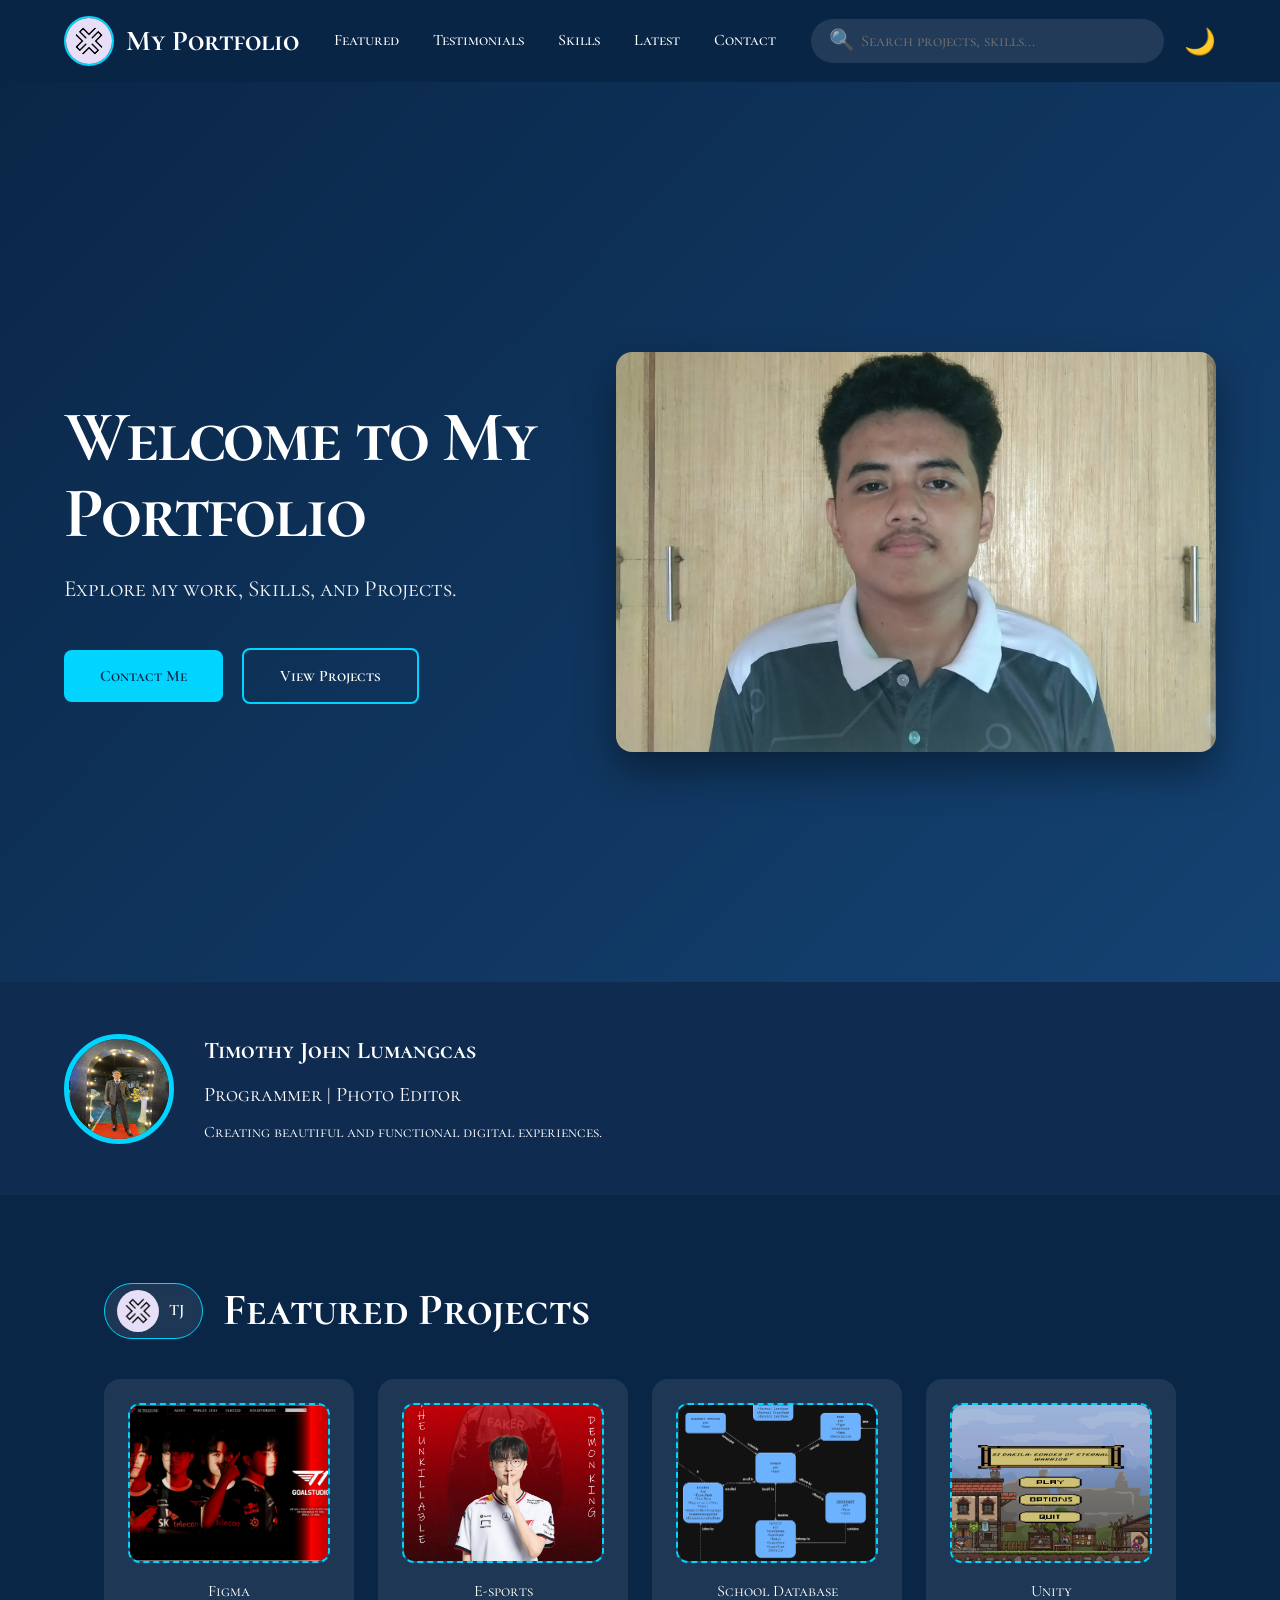
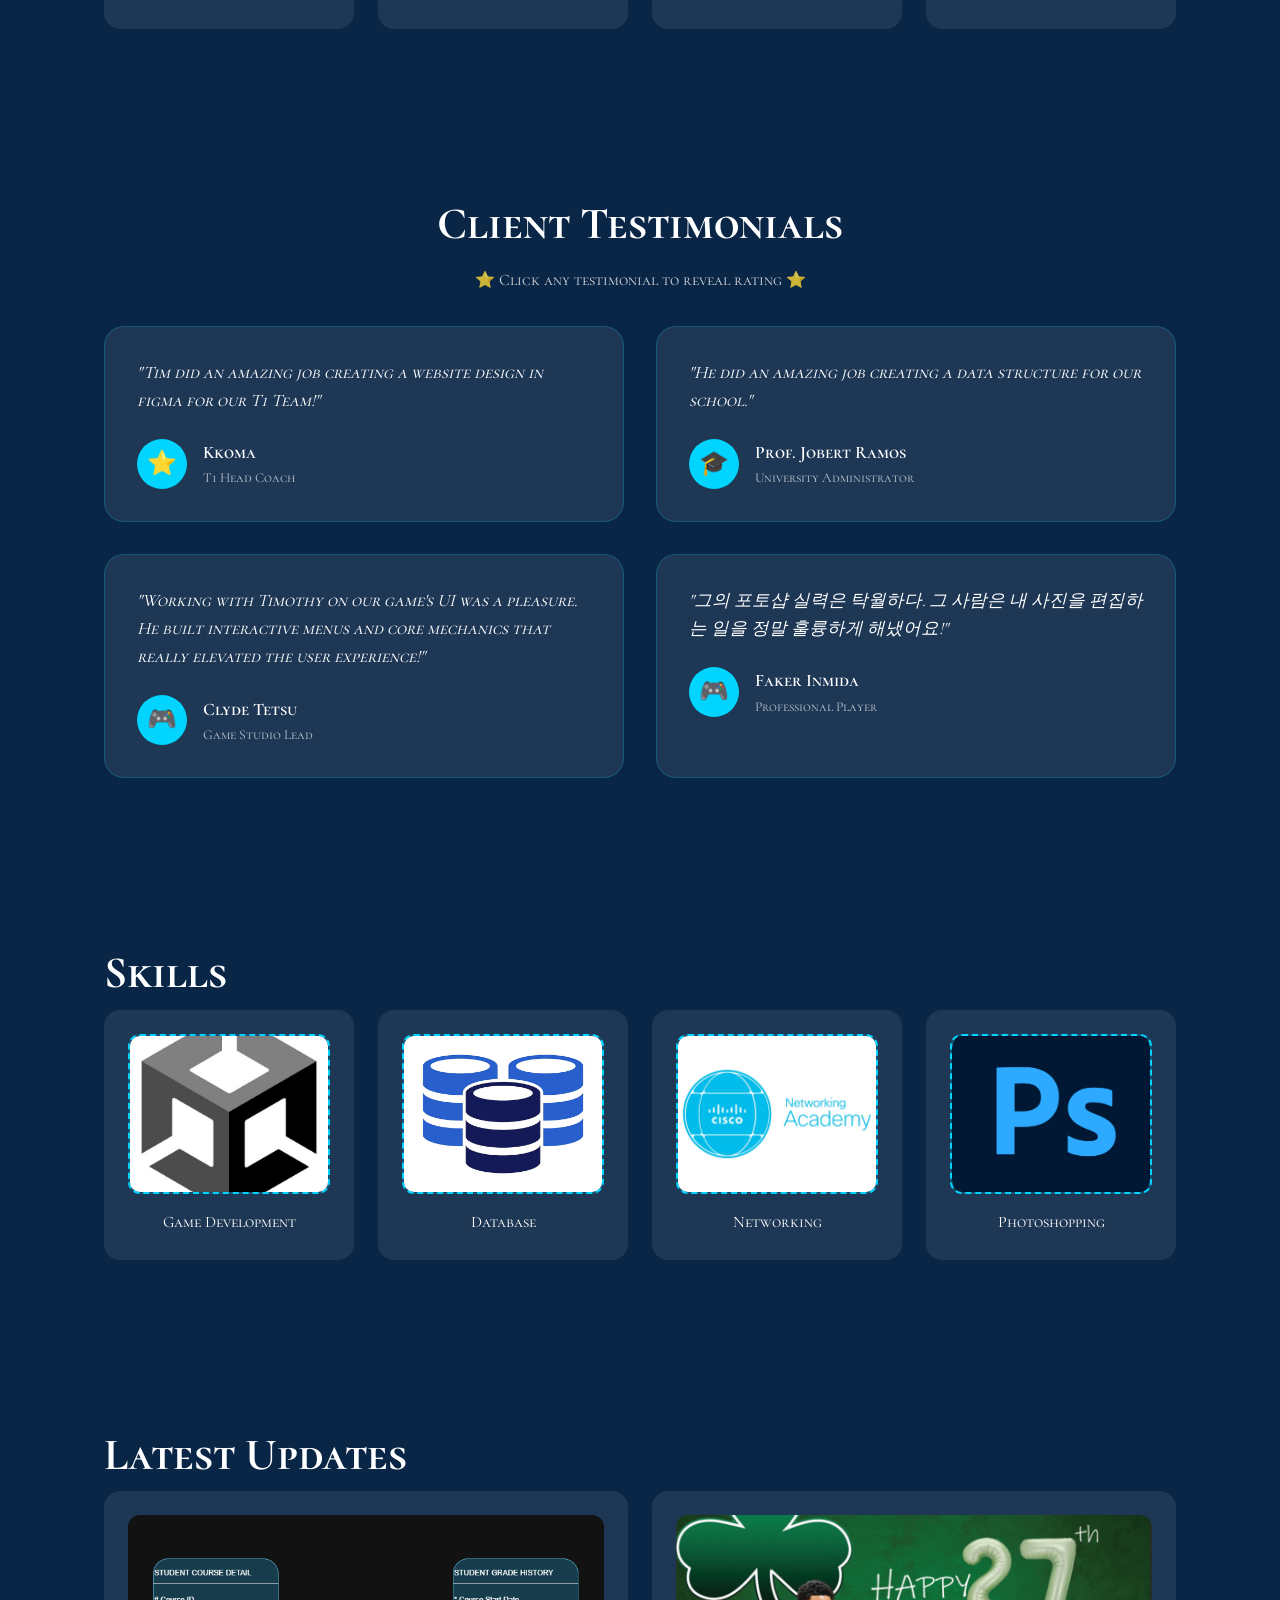
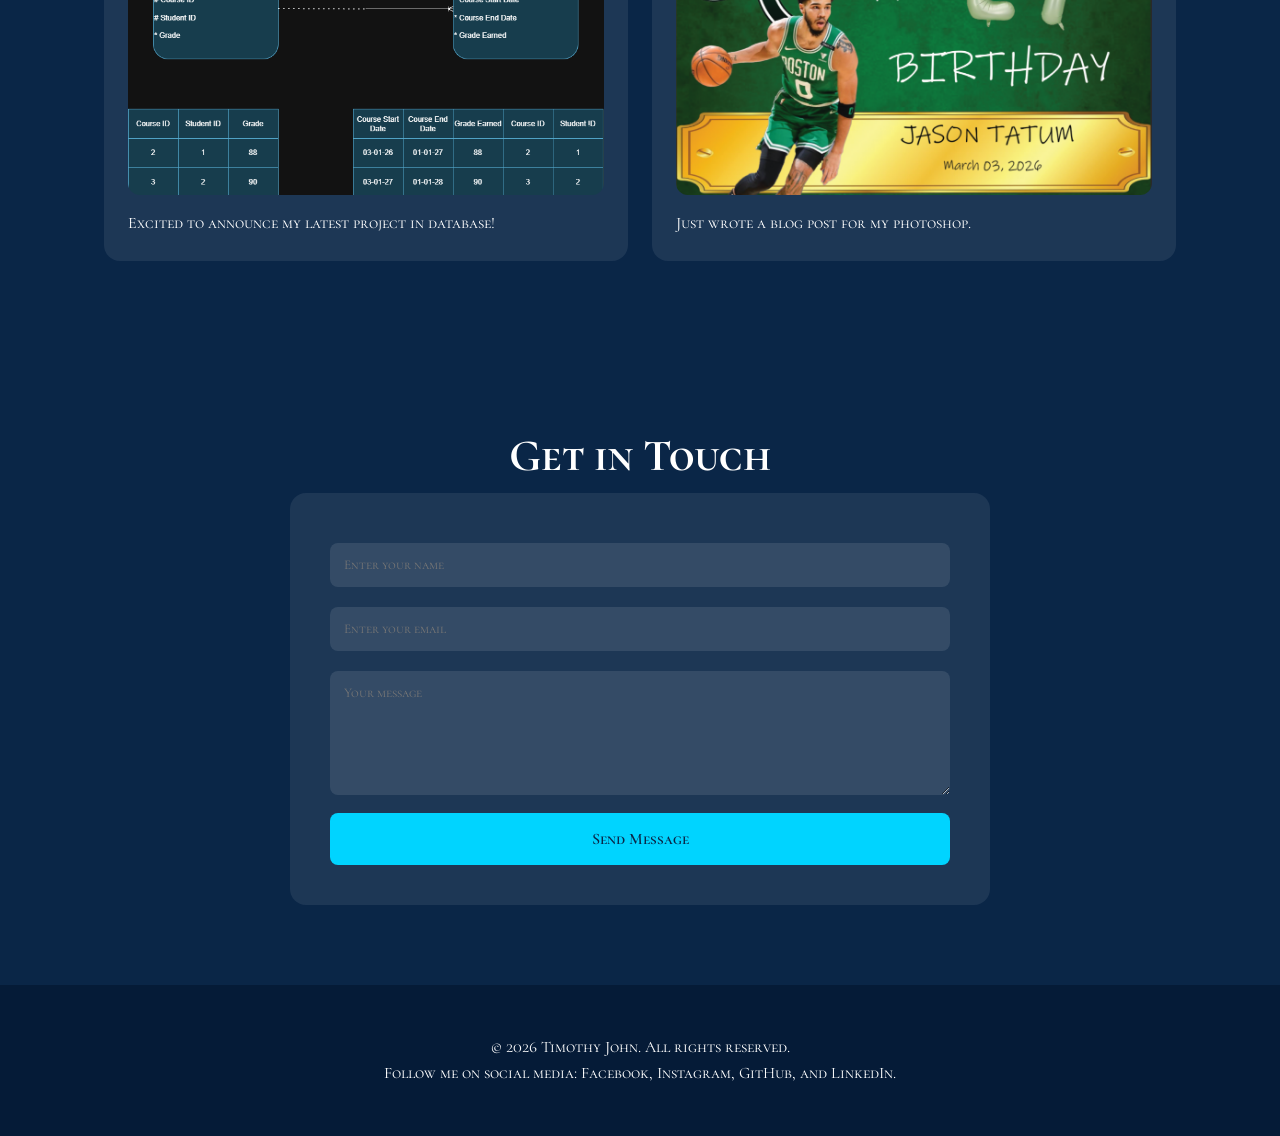
<file: index.html>
<!-- index.html - Main entry point that assembles all components -->
<!DOCTYPE html>
<html lang="en">
<head>
    <meta charset="UTF-8">
    <meta name="viewport" content="width=device-width, initial-scale=1.0">
    <title>Timothy John Lumangcas | Portfolio</title>
    <link href="https://fonts.googleapis.com/css2?family=Cormorant+SC:wght@400;500;600;700&display=swap" rel="stylesheet">
    <link rel="stylesheet" href="style.css">
</head>
<body>
    <!-- Navigation Component -->
    <div id="nav-placeholder"></div>

    <!-- Main Content Body -->
    <div id="body-placeholder"></div>

    <!-- Footer Component -->
    <div id="footer-placeholder"></div>

    <!-- JavaScript for loading components and interactivity -->
    <script src="script.js"></script>
    <script>
        // Load HTML components
        fetch('nav.html')
            .then(response => response.text())
            .then(data => document.getElementById('nav-placeholder').innerHTML = data);
        
        fetch('body.html')
            .then(response => response.text())
            .then(data => document.getElementById('body-placeholder').innerHTML = data);
        
        fetch('footer.html')
            .then(response => response.text())
            .then(data => document.getElementById('footer-placeholder').innerHTML = data);
    </script>
</body>
</html>
</file>
<file: style.css>
:root {
    --bg: #0A2647;
    --accent: #00D4FF;
    --card: rgba(255,255,255,0.08);
    --text: #fff;
    --profile-bg: #0F2B4F;
    --footer-bg: #051B37;
}

.light-mode {
    --bg: #7CB9E8;
    --accent: #005A9C;
    --card: rgba(255,255,255,0.85);
    --text: #0A1C2F;
    --profile-bg: #9AC5E4;
    --footer-bg: #6AA9D0;
}

* { margin: 0; padding: 0; box-sizing: border-box; }

body {
    font-family: 'Cormorant SC', serif;
    background: var(--bg);
    color: var(--text);
    line-height: 1.6;
    transition: all 0.4s ease;
}

.navbar {
    background: rgba(10, 38, 71, 0.98);
    position: sticky;
    top: 0;
    z-index: 1000;
    padding: 1rem 5%;
    display: flex;
    justify-content: space-between;
    align-items: center;
    gap: 20px;
    transition: background 0.4s ease;
}

.light-mode .navbar { background: rgba(255,255,255,0.95); box-shadow: 0 4px 15px rgba(0,0,0,0.1); }

.logo {
    display: flex;
    align-items: center;
    gap: 12px;
    font-size: 1.8rem;
    font-weight: 700;
    font-family: 'Cormorant SC', serif;
}

.logo-round-photo {
    width: 50px;
    height: 50px;
    border-radius: 50%;
    background: rgba(0,212,255,0.2);
    border: 2px solid var(--accent);
    display: flex;
    align-items: center;
    justify-content: center;
    overflow: hidden;
    transition: all 0.3s ease;
}

.logo-round-photo:hover {
    transform: scale(1.05);
    border-color: #fff;
}

.logo-round-photo img {
    width: 100%;
    height: 100%;
    object-fit: cover;
}

.logo-text {
    font-size: 1.8rem;
    font-weight: 700;
    font-family: 'Cormorant SC', serif;
}

.nav-links a {
    color: var(--text);
    margin: 0 15px;
    text-decoration: none;
    font-weight: 500;
    transition: all 0.25s ease;
    position: relative;
    display: inline-block;
    font-family: 'Cormorant SC', serif;
}

.nav-links a:hover {
    color: var(--accent);
    transform: scale(1.08);
}

.nav-links a::after {
    content: '';
    position: absolute;
    bottom: -4px;
    left: 0;
    width: 0%;
    height: 2px;
    background: var(--accent);
    transition: width 0.25s ease;
}

.nav-links a:hover::after {
    width: 100%;
}

.search-bar {
    flex: 1;
    max-width: 420px;
    position: relative;
}

.search-bar input {
    width: 100%;
    padding: 12px 20px 12px 50px;
    background: rgba(255,255,255,0.1);
    border: none;
    border-radius: 30px;
    color: var(--text);
    font-size: 1rem;
    transition: all 0.2s ease;
    font-family: 'Cormorant SC', serif;
}

.search-bar input:focus {
    outline: none;
    background: rgba(255,255,255,0.2);
    box-shadow: 0 0 0 2px var(--accent);
}

.light-mode .search-bar input { background: white; border: 1px solid #CBD5E1; color: var(--text); }

.search-icon {
    position: absolute;
    left: 18px;
    top: 50%;
    transform: translateY(-50%);
    font-size: 1.3rem;
    color: rgba(255,255,255,0.7);
    pointer-events: none;
}

.light-mode .search-icon { color: #2c3e50; }

.theme-toggle {
    background: none;
    border: none;
    font-size: 1.6rem;
    cursor: pointer;
    transition: transform 0.2s ease, opacity 0.2s ease;
}

.theme-toggle:hover {
    transform: scale(1.1);
    opacity: 0.8;
}

.hero {
    background: linear-gradient(135deg, #0A2647, #144272);
    padding: 160px 5% 120px;
    display: grid;
    grid-template-columns: 1fr 600px;
    gap: 4rem;
    align-items: center;
    min-height: 100vh;
    transition: background 0.4s ease;
}

.light-mode .hero { background: linear-gradient(135deg, #7CB9E8, #9AC5E4); }

.hero h1 {
    font-family: 'Cormorant SC', serif;
    font-size: 4.5rem;
    font-weight: 700;
    line-height: 1.05;
    margin-bottom: 1.2rem;
    letter-spacing: -0.03em;
    cursor: pointer;
    background: linear-gradient(90deg, #fff, #fff, #fff, #fff, #fff);
    background-size: 300% auto;
    -webkit-background-clip: text;
    background-clip: text;
    color: transparent;
    transition: all 0.3s ease;
    display: inline-block;
}

.hero h1:hover {
    background: linear-gradient(90deg, 
        #00D4FF, #FF6B6B, #FFE66D, #4ECDC4, #FF8C42, 
        #A855F7, #EC4899, #06B6D4, #10B981, #F59E0B,
        #EF4444, #8B5CF6, #14B8A6, #F97316, #6366F1,
        #D946EF, #0EA5E9, #EAB308, #FF6B6B, #00D4FF);
    background-size: 400% auto;
    -webkit-background-clip: text;
    background-clip: text;
    color: transparent;
    animation: shimmer 2s linear infinite;
}

@keyframes shimmer {
    0% { background-position: 0% 50%; }
    100% { background-position: 200% 50%; }
}

.hero p {
    font-size: 1.45rem;
    margin-bottom: 2.5rem;
    opacity: 0.95;
    font-family: 'Cormorant SC', serif;
}

.hero-image-container {
    width: 100%;
    max-width: 600px;
    border-radius: 16px;
    overflow: hidden;
    box-shadow: 0 20px 40px rgba(0,0,0,0.4);
    transition: all 0.4s cubic-bezier(0.2, 0.9, 0.4, 1.1);
    cursor: pointer;
}

.hero-image-container.zoomed {
    transform: scale(1.15);
    z-index: 100;
    box-shadow: 0 30px 60px rgba(0,0,0,0.5);
}

.hero-image-container img {
    width: 100%;
    height: 400px;
    object-fit: cover;
    display: block;
    transition: all 0.4s ease;
}

.btn-primary {
    background: var(--accent);
    color: #0A2647;
    padding: 16px 36px;
    border: none;
    border-radius: 8px;
    font-weight: 600;
    cursor: pointer;
    margin-right: 15px;
    transition: all 0.25s ease;
    font-family: 'Cormorant SC', serif;
    font-size: 1rem;
}

.btn-primary:hover {
    transform: translateY(-3px);
    box-shadow: 0 8px 20px rgba(0,212,255,0.3);
    background: #00e4ff;
}

.light-mode .btn-primary {
    color: white;
    background: #005A9C;
}

.light-mode .btn-primary:hover { background: #0077be; }

.btn-secondary {
    background: transparent;
    border: 2px solid var(--accent);
    color: var(--text);
    padding: 16px 36px;
    border-radius: 8px;
    font-weight: 600;
    cursor: pointer;
    transition: all 0.25s ease;
    font-family: 'Cormorant SC', serif;
    font-size: 1rem;
}

.btn-secondary:hover {
    transform: translateY(-3px);
    background: rgba(0,212,255,0.1);
    box-shadow: 0 8px 20px rgba(0,212,255,0.2);
}

.section {
    padding: 80px 5%;
    max-width: 1200px;
    margin: 0 auto;
}

.section-header h2 {
    font-family: 'Cormorant SC', serif;
    font-size: 2.8rem;
}

.featured-header-left {
    display: flex;
    align-items: center;
    flex-wrap: wrap;
    gap: 20px;
    margin-bottom: 2rem;
}

.zita-round-photo {
    display: flex;
    align-items: center;
    gap: 10px;
    background: var(--card);
    padding: 6px 18px 6px 12px;
    border-radius: 50px;
    backdrop-filter: blur(4px);
    border: 1px solid var(--accent);
    transition: all 0.2s ease;
}

.zita-round-photo:hover {
    transform: scale(1.03);
    border-color: #fff;
}

.zita-round-img {
    width: 42px;
    height: 42px;
    border-radius: 50%;
    background: rgba(0,212,255,0.2);
    display: flex;
    align-items: center;
    justify-content: center;
    font-size: 1.5rem;
    color: var(--accent);
    overflow: hidden;
}

.zita-round-img img {
    width: 100%;
    height: 100%;
    object-fit: cover;
}

.zita-round-photo span {
    font-weight: 600;
    font-size: 1rem;
    font-family: 'Cormorant SC', serif;
}

.projects-grid, .skills-grid {
    display: grid;
    grid-template-columns: repeat(4, 1fr);
    gap: 1.5rem;
}

.project-card, .skill-card {
    background: var(--card);
    border-radius: 16px;
    padding: 1.5rem;
    transition: all 0.3s ease;
    text-align: center;
    font-family: 'Cormorant SC', serif;
}

.card-photo-holder {
    width: 100%;
    height: 160px;
    background: rgba(0,212,255,0.15);
    border-radius: 12px;
    margin-bottom: 1rem;
    display: flex;
    align-items: center;
    justify-content: center;
    overflow: hidden;
    border: 2px dashed var(--accent);
    transition: all 0.2s ease;
}

.card-photo-holder img {
    width: 100%;
    height: 100%;
    object-fit: cover;
}

.project-card:hover .card-photo-holder,
.skill-card:hover .card-photo-holder {
    background: rgba(0,212,255,0.25);
    transform: scale(1.02);
}

.project-card:hover, .skill-card:hover {
    transform: translateY(-6px);
    background: rgba(255,255,255,0.15);
    box-shadow: 0 10px 25px rgba(0,0,0,0.2);
}

.latest-updates-grid {
    display: grid;
    grid-template-columns: repeat(2, 1fr);
    gap: 1.5rem;
}

.update-card {
    background: var(--card);
    border-radius: 16px;
    padding: 1.5rem;
    transition: all 0.3s ease;
    font-family: 'Cormorant SC', serif;
}

.update-card:hover {
    transform: translateY(-4px);
    background: rgba(255,255,255,0.12);
}

.update-image {
    width: 100%;
    height: 280px;
    background: rgba(0,212,255,0.1);
    border-radius: 12px;
    margin-bottom: 1rem;
    overflow: hidden;
    display: flex;
    align-items: center;
    justify-content: center;
}

.update-image img {
    width: 100%;
    height: 100%;
    object-fit: cover;
}

.update-caption {
    font-family: 'Cormorant SC', serif;
}

.testimonials-grid {
    display: grid;
    grid-template-columns: repeat(2, 1fr);
    gap: 2rem;
    margin-top: 2rem;
}

.testimonial-card {
    background: var(--card);
    border-radius: 20px;
    padding: 2rem;
    transition: all 0.3s ease;
    border: 1px solid rgba(0,212,255,0.2);
    cursor: pointer;
    position: relative;
    font-family: 'Cormorant SC', serif;
}

.testimonial-card:hover {
    transform: translateY(-5px);
    border-color: var(--accent);
    background: rgba(255,255,255,0.12);
}

.testimonial-text {
    font-size: 1.1rem;
    line-height: 1.6;
    margin-bottom: 1.5rem;
    font-style: italic;
    font-family: 'Cormorant SC', serif;
}

.testimonial-author {
    display: flex;
    align-items: center;
    gap: 1rem;
}

.author-avatar {
    width: 50px;
    height: 50px;
    border-radius: 50%;
    background: var(--accent);
    display: flex;
    align-items: center;
    justify-content: center;
    font-size: 1.5rem;
}

.author-info h4 {
    font-size: 1.1rem;
    font-weight: 600;
    font-family: 'Cormorant SC', serif;
}

.author-info p {
    font-size: 0.85rem;
    opacity: 0.7;
    font-family: 'Cormorant SC', serif;
}

.star-rating {
    margin-top: 1rem;
    padding-top: 1rem;
    border-top: 1px solid rgba(0,212,255,0.3);
    display: none;
    opacity: 0;
    transition: opacity 0.3s ease;
    text-align: center;
}

.star-rating.show {
    display: block;
    opacity: 1;
}

.stars {
    display: flex;
    justify-content: center;
    gap: 8px;
    font-size: 1.5rem;
}

.stars span {
    color: #FFD700;
    text-shadow: 0 0 2px rgba(0,0,0,0.5);
    transition: transform 0.2s ease;
    cursor: pointer;
}

.stars span:hover {
    transform: scale(1.2);
}

.rating-text {
    font-size: 0.85rem;
    margin-top: 8px;
    opacity: 0.8;
    font-family: 'Cormorant SC', serif;
}

.no-results {
    text-align: center;
    padding: 80px 20px;
    font-size: 1.4rem;
    color: #94a3b8;
    display: none;
    font-family: 'Cormorant SC', serif;
}

.profile-section {
    background: var(--profile-bg);
    padding: 50px 5%;
    transition: background 0.4s ease;
}

.profile-section h2, .profile-section p {
    font-family: 'Cormorant SC', serif;
}

.footer {
    background: var(--footer-bg);
    text-align: center;
    padding: 50px 20px;
    transition: background 0.4s ease;
    color: var(--text);
    font-family: 'Cormorant SC', serif;
}

.footer p {
    font-family: 'Cormorant SC', serif;
}

input, textarea, button {
    font-family: 'Cormorant SC', serif;
}

@media (max-width: 1200px) {
    .projects-grid, .skills-grid { grid-template-columns: repeat(2, 1fr); }
    .latest-updates-grid { grid-template-columns: 1fr; }
    .testimonials-grid { grid-template-columns: 1fr; }
}

@media (max-width: 768px) {
    .projects-grid, .skills-grid { grid-template-columns: 1fr; }
    .featured-header-left { flex-direction: column; align-items: flex-start; }
    .card-photo-holder { height: 140px; }
    .update-image { height: 220px; }
    .logo-text { font-size: 1.2rem; }
    .hero h1 { font-size: 2.5rem; }
    .hero-image-container img { height: 250px; }
    .hero-image-container.zoomed { transform: scale(1.05); }
}
</file>
